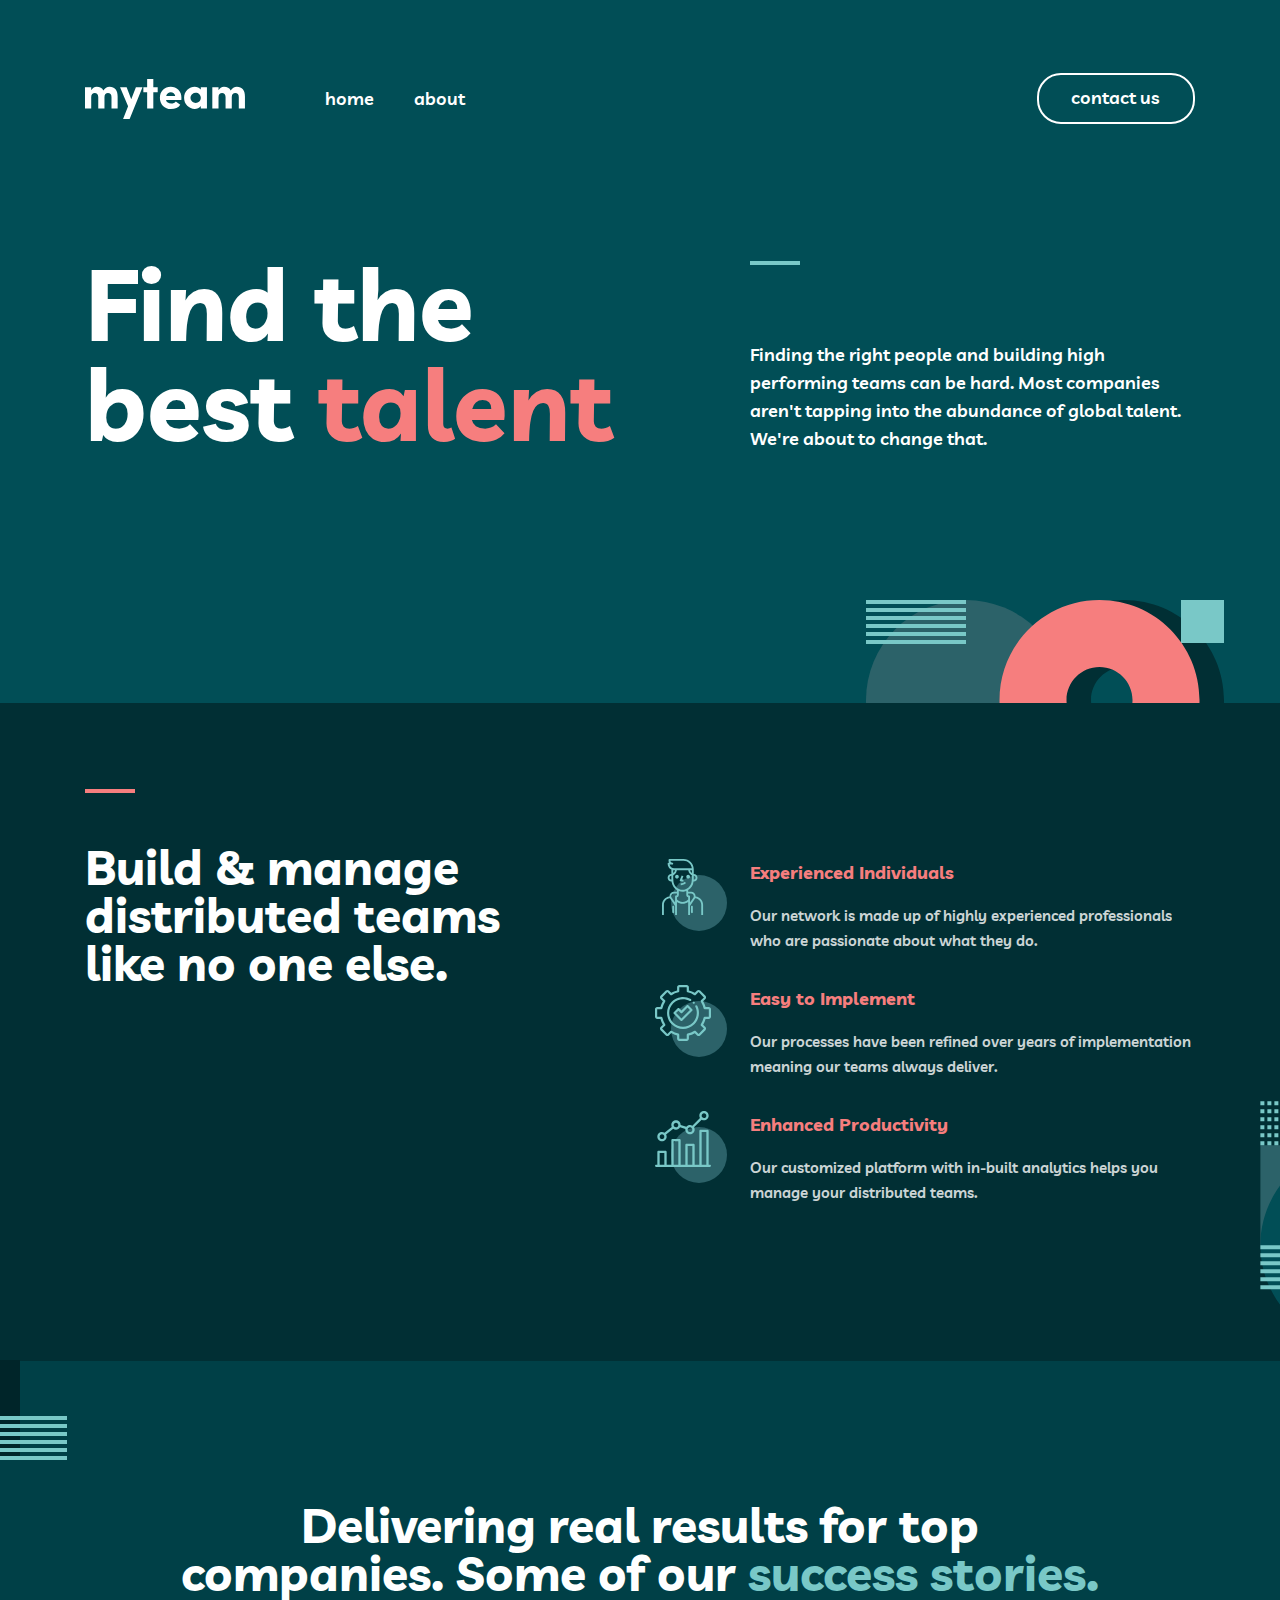
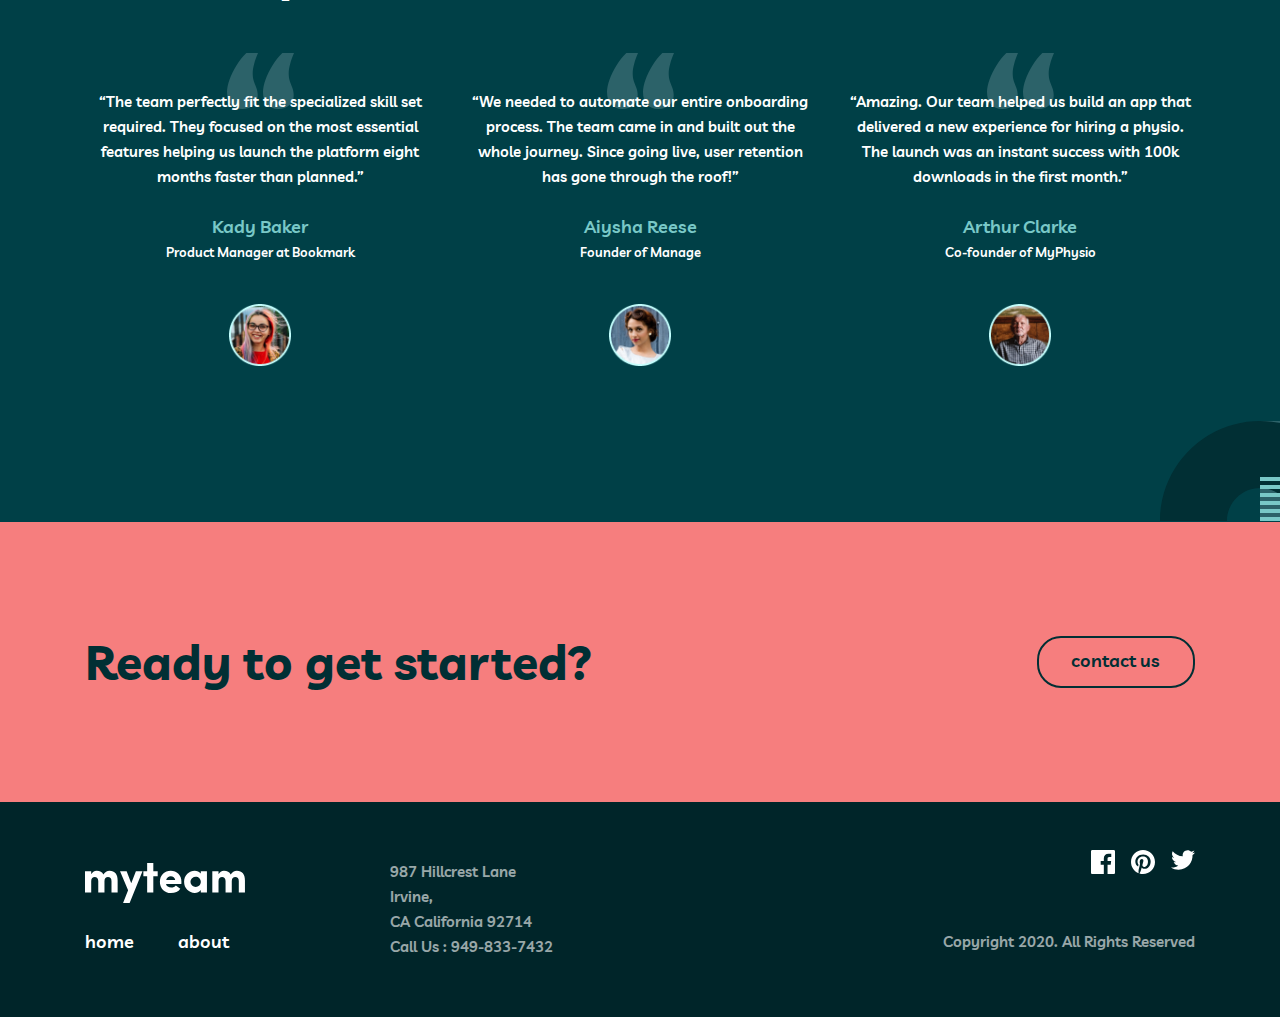
<file: index.html>
<!DOCTYPE html>
<html lang="en">

<head>
  <meta charset="UTF-8">
  <meta http-equiv="X-UA-Compatible" content="IE=edge">
  <meta name="viewport" content="width=device-width, initial-scale=1.0">
  <title>Template Project</title>
  <!-- <link rel="stylesheet" href="./css/normalize.css"> -->
  <link rel="stylesheet" href="./css/main.css">
  <!-- <link rel="stylesheet" href="./css/main.min.css"> -->
</head>

<body>



  <!-- SITE HEADER START -->

  <header class="site-header">

    <div class="container">

      <div class="site-header__box">
        <a href="./index.html" class="site-header__logo">
          <img width="160" height="40" src="./images/logo.svg" alt="myTeam logo">
        </a>

        <nav class="site-header__nav site-nav">
          <ul class="site-nav__list">
            <li class="site-nav__item">
              <a href="./index.html" class="site-nav__link">
                home
              </a>
            </li>

            <li class="site-nav__item">
              <a href="./about.html" class="site-nav__link">
                about
              </a>
            </li>
          </ul>
        </nav>

        <a href="./contact.html" class="site-header__contact">
          contact us
        </a>
      </div>


    </div>

  </header>

  <!-- SITE HEADER END -->


  <!-- SITE MAIN START -->
  <main class="site-main">

    <section class="hero">

      <div class="container">
        <div class="hero-wrapper">

          <div class="hero-wrapper__left">
            <h1 class="hero-title">
              Find the best <span class="hero-title__talent">talent</span>
            </h1>
          </div>


          <div class="hero-wrapper__right">
            <p class="hero-wrapper__text">
              Finding the right people and building high performing teams can be hard. Most companies aren't tapping
              into the abundance of global talent. We're about to change that.
            </p>
          </div>


        </div>
      </div>


    </section>

    <!-- Farhod second section -->

    <section class="build">
      <div class="container">
        <div class="build__inner">
          <div class="build__title-box">


            <h2 class="build__title">
              Build & manage distributed teams like no one else.
            </h2>
          </div>

          <ul class="build__list">
            <li class="build__item">
              <div class="build__item-box">
                <h3 class="build__item-title">
                  Experienced Individuals
                </h3>
                <p class="build__text">
                  Our network is made up of highly experienced professionals who are passionate about what they do.
                </p>
              </div>
            </li>

            <li class="build__item">
              <div class="build__item-box">
                <h3 class="build__item-title">
                  Easy to Implement
                </h3>
                <p class="build__text">
                  Our processes have been refined over years of implementation meaning our teams always deliver.
                </p>
              </div>
            </li>
            <li class="build__item">
              <div class="build__item-box">
                <h3 class="build__item-title">
                  Enhanced Productivity
                </h3>
                <p class="build__text">
                  Our customized platform with in-built analytics helps you manage your distributed teams.
                </p>
              </div>
            </li>
          </ul>


        </div>
      </div>
    </section>

    <section class="results">
      <div class="container">
        <h2 class="results__title">
          Delivering real results for top companies. Some of our
          <strong class="results__title-our ">success stories.</strong>
        </h2>

        <ul class="results__list">
          <li class="results__item">
            <p class="results__text">
              “The team perfectly fit the specialized skill set required. They focused on the most essential features
              helping us launch the platform eight months faster than planned.”
            </p>
            <p class="results__name">
              Kady Baker
            </p>
            <p class="results__job">
              Product Manager at Bookmark
            </p>
          </li>

          <li class="results__item">
            <p class="results__text">
              “We needed to automate our entire onboarding process. The team came in and built out the whole journey.
              Since going live, user retention has gone through the roof!”
            </p>
            <p class="results__name">
              Aiysha Reese
            </p>
            <p class="results__job">
              Founder of Manage
            </p>
          </li>

          <li class="results__item">
            <p class="results__text">
              “Amazing. Our team helped us build an app that delivered a new experience for hiring a physio. The launch
              was an instant success with 100k downloads in the first month.”
            </p>
            <p class="results__name">
              Arthur Clarke
            </p>
            <p class="results__job">
              Co-founder of MyPhysio
            </p>
          </li>
        </ul>
      </div>
    </section>
    <section class="ready">
      <div class="container">
        <div class="ready-box">
          <h2 class="ready__heading">
            Ready to get started?
          </h2>
          <a href="./contact.html" class="ready__contact">contact us</a>
        </div>
      </div>
    </section>

  </main>

  <!-- SITE MAIN END -->

  <!-- SITE FOOTER START -->
  <footer class="site-footer">

    <div class="container">
      <div class="site-footer-box">

        <div class="site-footer__left footer-left">
          <a href="#">
            <img src="./images/logo.svg" alt="myteam logo">
          </a>

          <div class="footer-left__bottom">
            <a class="footer-left__link" href="#">home</a>
            <a href="./about.html" class="footer-left__link">about</a>
          </div>
        </div>

        <div class="site-footer__center">
          <p class="site-footer__text">987 Hillcrest Lane Irvine, <br> CA California 92714 <a href="tel:9498337432">Call
              Us : 949-833-7432</a> </p>
        </div>

        <div class="site-footer__right site-right">
          <div class="site-right-box">
            <a href="#" class="site-right__link" target="blank">
              <svg width="24" height="24" viewBox="0 0 24 24" fill="none" xmlns="http://www.w3.org/2000/svg">
                <path
                  d="M22.675 0H1.325C0.593 0 0 0.593 0 1.325V22.676C0 23.407 0.593 24 1.325 24H12.82V14.706H9.692V11.084H12.82V8.413C12.82 5.313 14.713 3.625 17.479 3.625C18.804 3.625 19.942 3.724 20.274 3.768V7.008L18.356 7.009C16.852 7.009 16.561 7.724 16.561 8.772V11.085H20.148L19.681 14.707H16.561V24H22.677C23.407 24 24 23.407 24 22.675V1.325C24 0.593 23.407 0 22.675 0Z"
                  fill="currentColor" />
              </svg>

            </a>
            <a href="#" class="site-right__link" target="blank">
              <svg width="24" height="24" viewBox="0 0 24 24" fill="none" xmlns="http://www.w3.org/2000/svg">
                <path
                  d="M12 0C5.373 0 0 5.372 0 12C0 17.084 3.163 21.426 7.627 23.174C7.522 22.225 7.427 20.769 7.669 19.733C7.887 18.796 9.076 13.768 9.076 13.768C9.076 13.768 8.717 13.049 8.717 11.986C8.717 10.318 9.684 9.072 10.888 9.072C11.911 9.072 12.406 9.841 12.406 10.762C12.406 11.791 11.751 13.33 11.412 14.757C11.129 15.951 12.011 16.926 13.189 16.926C15.322 16.926 16.961 14.677 16.961 11.431C16.961 8.558 14.897 6.549 11.949 6.549C8.535 6.549 6.531 9.11 6.531 11.756C6.531 12.787 6.928 13.894 7.424 14.494C7.522 14.613 7.536 14.718 7.507 14.839L7.174 16.199C7.121 16.419 7 16.466 6.772 16.36C5.273 15.662 4.336 13.471 4.336 11.711C4.336 7.926 7.086 4.449 12.265 4.449C16.428 4.449 19.663 7.416 19.663 11.38C19.663 15.516 17.056 18.844 13.436 18.844C12.22 18.844 11.077 18.213 10.686 17.466L9.938 20.319C9.667 21.362 8.936 22.669 8.446 23.465C9.57 23.812 10.763 24 12 24C18.627 24 24 18.627 24 12C24 5.372 18.627 0 12 0Z"
                  fill="currentColor" />
              </svg>

            </a>
            <a href="#" class="site-right__link" target="blank">
              <svg width="24" height="20" viewBox="0 0 24 20" fill="none" xmlns="http://www.w3.org/2000/svg">
                <path
                  d="M24 2.55699C23.117 2.94899 22.168 3.21299 21.172 3.33199C22.189 2.72299 22.97 1.75799 23.337 0.607986C22.386 1.17199 21.332 1.58199 20.21 1.80299C19.313 0.845986 18.032 0.247986 16.616 0.247986C13.437 0.247986 11.101 3.21399 11.819 6.29299C7.728 6.08799 4.1 4.12799 1.671 1.14899C0.381 3.36199 1.002 6.25699 3.194 7.72299C2.388 7.69699 1.628 7.47599 0.965 7.10699C0.911 9.38799 2.546 11.522 4.914 11.997C4.221 12.185 3.462 12.229 2.69 12.081C3.316 14.037 5.134 15.46 7.29 15.5C5.22 17.123 2.612 17.848 0 17.54C2.179 18.937 4.768 19.752 7.548 19.752C16.69 19.752 21.855 12.031 21.543 5.10599C22.505 4.41099 23.34 3.54399 24 2.55699Z"
                  fill="currentColor" />
              </svg>
            </a>
          </div>


          <p class="site-right__text">
            Copyright 2020. All Rights Reserved
          </p>
        </div>

      </div>
    </div>


  </footer>
  <!-- SITE FOOTER END -->

</body>

</html>
</file>
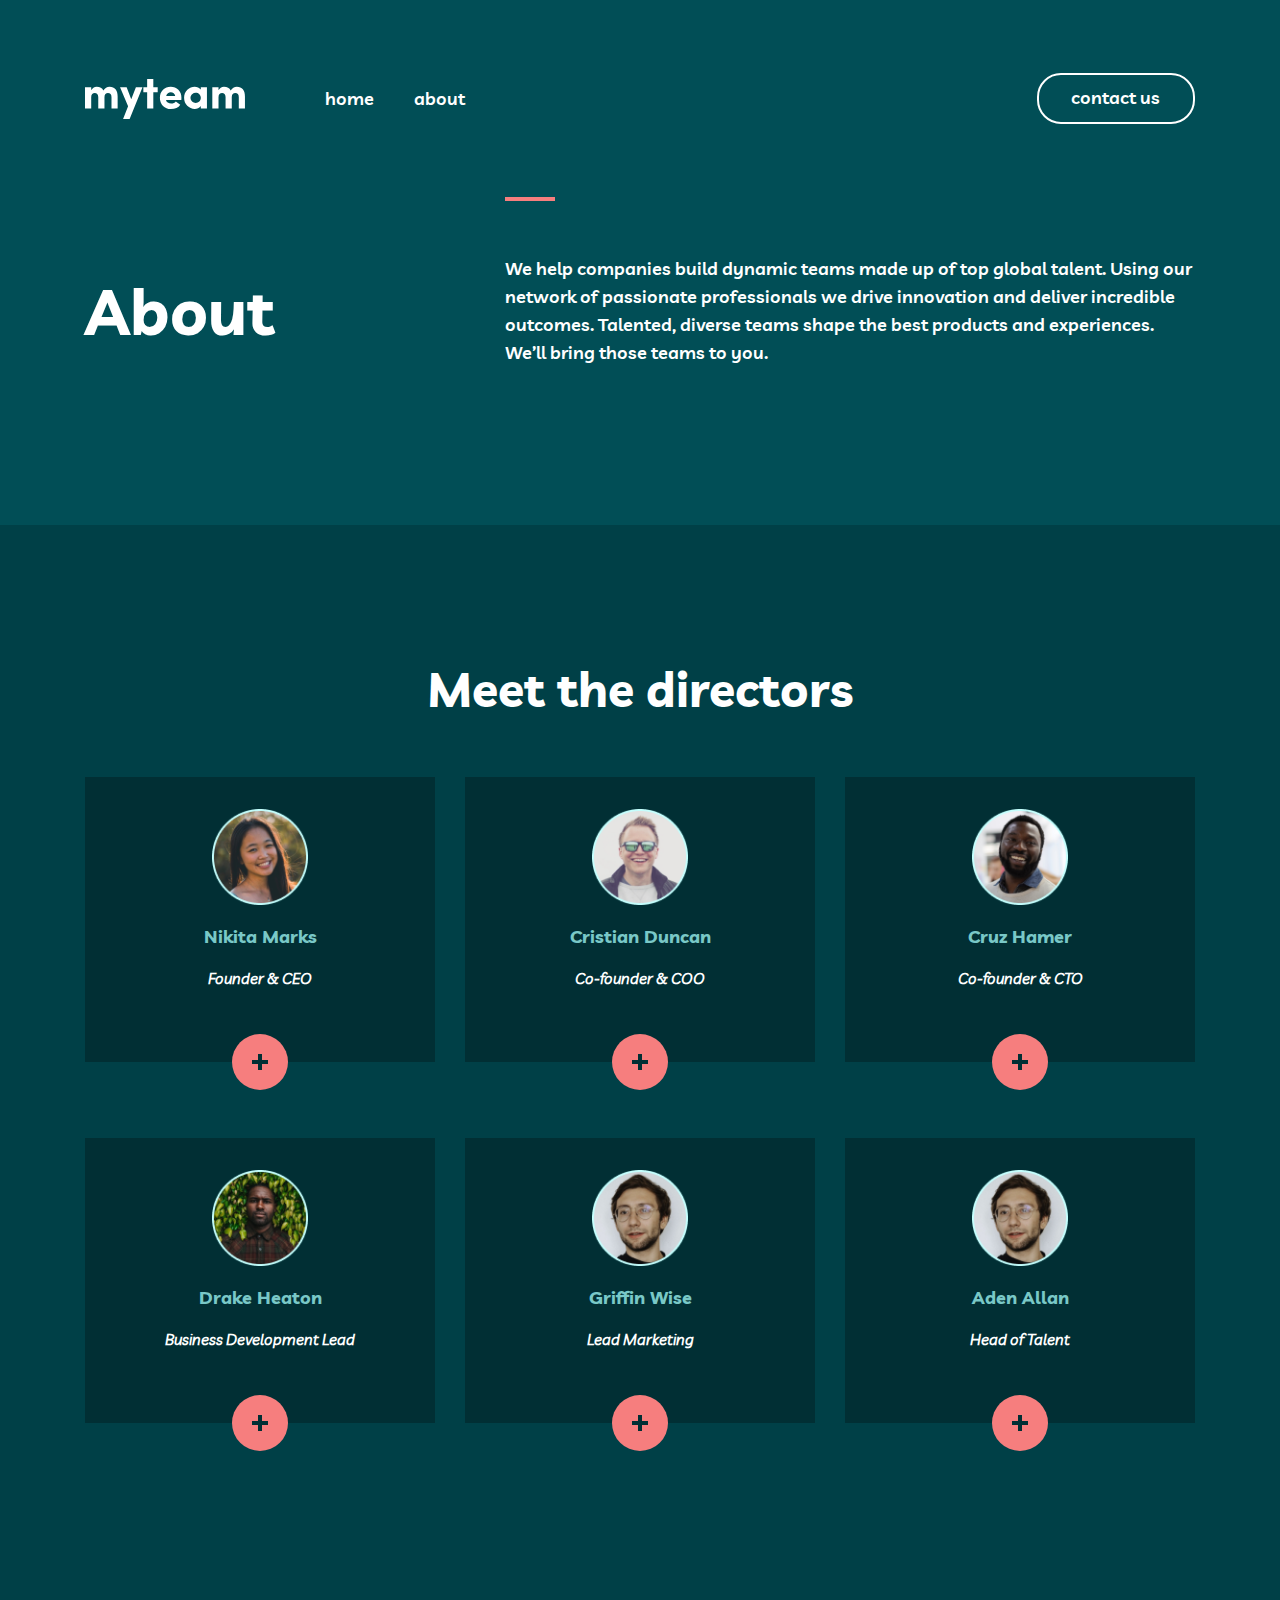
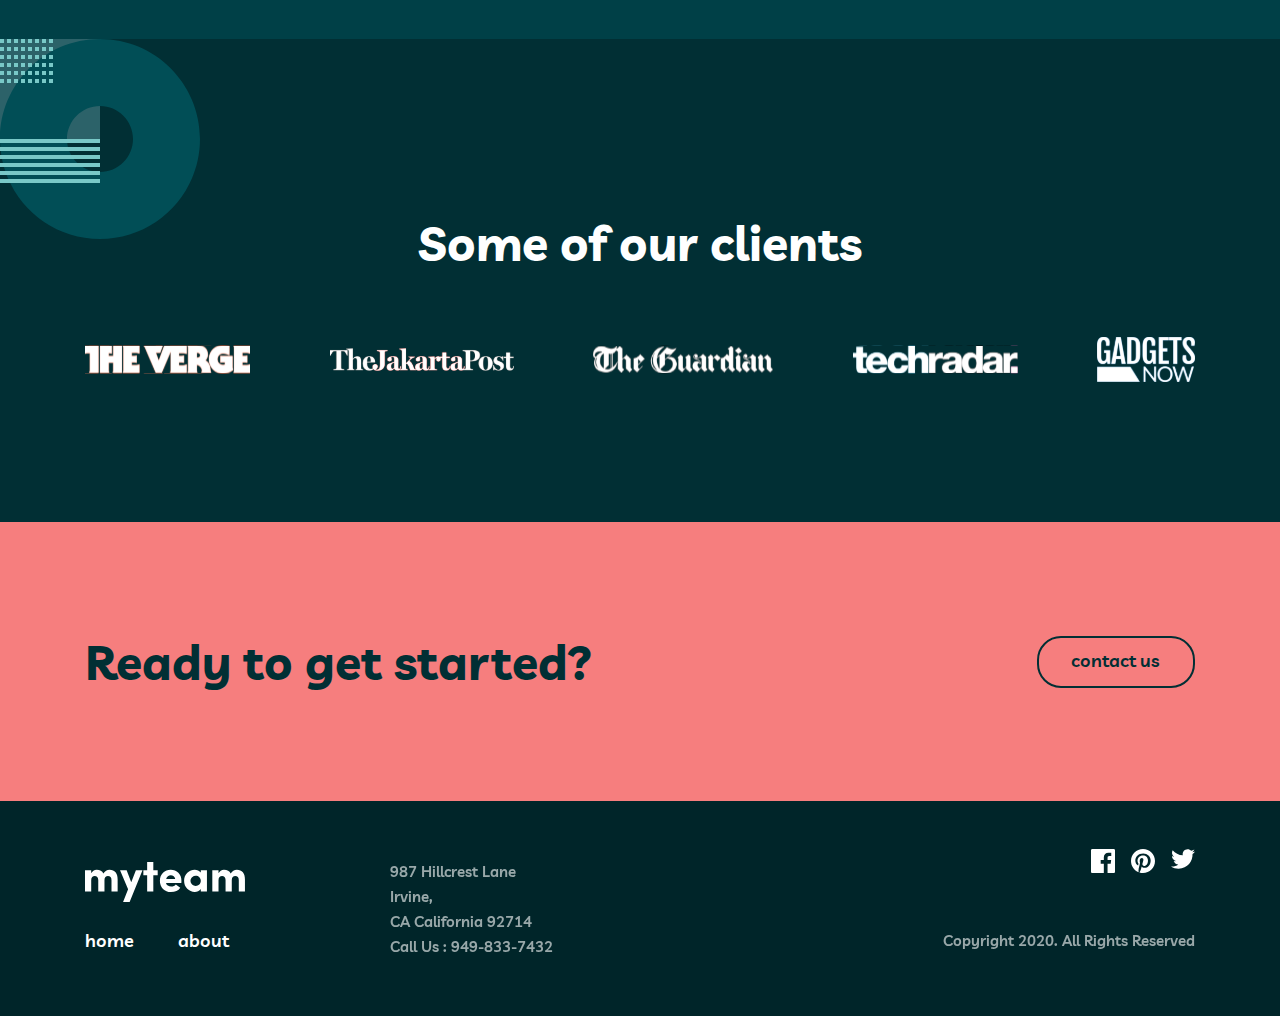
<file: about.html>
<!DOCTYPE html>
<html lang="en">

<head>
  <meta charset="UTF-8">
  <meta http-equiv="X-UA-Compatible" content="IE=edge">
  <meta name="viewport" content="width=device-width, initial-scale=1.0">
  <title>Template Project</title>
  <!-- <link rel="stylesheet" href="./css/normalize.css"> -->
  <link rel="stylesheet" href="./css/main.css">
  <!-- <link rel="stylesheet" href="./css/main.min.css"> -->
</head>

<body>
  
  
  
  <!-- SITE HEADER START -->
  
  <header class="site-header">
    
    <div class="container">
      
      <div class="site-header__box">
        <a href="./index.html" class="site-header__logo">
          <img width="160" height="40" src="./images/logo.svg" alt="myTeam logo">
        </a>
        
        <nav class="site-header__nav site-nav">
          <ul class="site-nav__list">
            <li class="site-nav__item">
              <a href="./index.html" class="site-nav__link">
                home
              </a>
            </li>
            
            <li class="site-nav__item">
              <a href="./about.html" class="site-nav__link">
                about
              </a>
            </li>
          </ul>
        </nav>
        
        <a href="./contact.html" class="site-header__contact">
          contact us
        </a>
      </div>
      
      
    </div>
    
  </header>
  
  <!-- SITE HEADER END -->
  
  
  <!-- SITE MAIN START -->
  <main class="site-main">
    
    <section class="about">
      <div class="container">
        <div class="about-wrapper">
          
          <div class="about-wrapper__left">
            <h1 class="about-title">
              About
            </h1>
          </div>
          
          <div class="about-wrapper__right">
            <p class="about-wrapper__text">
              We help companies build dynamic teams made up of top global talent. Using our network of passionate
              professionals we drive innovation and deliver incredible outcomes. Talented, diverse teams shape the best
              products and experiences. We’ll bring those teams to you.
            </p>
          </div>
        </div>
      </div>
    </section>
    
    
    <section class="meet">
      
      <div class="container">
        <h2 class="meet__heading">
          Meet the directors
        </h2>
        
        <ul class="meet__list">
          <li class="meet__item">
            <div class="meet__box">
              <div class="meet__front">
                <img src="./images/nikita.png" alt="Team member" width="96" height="96">
                <h3 class="meet__title">
                  Nikita Marks
                </h3>
                <p class="meet__text">
                  Founder & CEO
                </p>
              </div>

              <div class="meet__back">
                <h3 class="meet__title">
                  Aden Allan
                </h3>
                <p class="meet__desc">
                  “Empowered teams create truly amazing products. Set the north star and let them follow it.”
                </p>
                <div class="meet__icons">
                  <a href="#" class="meet__link">
                    <svg width="24" height="20" viewBox="0 0 24 20" fill="none" xmlns="http://www.w3.org/2000/svg">
                      <path d="M24 2.55699C23.117 2.94899 22.168 3.21299 21.172 3.33199C22.189 2.72299 22.97 1.75799 23.337 0.607986C22.386 1.17199 21.332 1.58199 20.21 1.80299C19.313 0.845986 18.032 0.247986 16.616 0.247986C13.437 0.247986 11.101 3.21399 11.819 6.29299C7.728 6.08799 4.1 4.12799 1.671 1.14899C0.381 3.36199 1.002 6.25699 3.194 7.72299C2.388 7.69699 1.628 7.47599 0.965 7.10699C0.911 9.38799 2.546 11.522 4.914 11.997C4.221 12.185 3.462 12.229 2.69 12.081C3.316 14.037 5.134 15.46 7.29 15.5C5.22 17.123 2.612 17.848 0 17.54C2.179 18.937 4.768 19.752 7.548 19.752C16.69 19.752 21.855 12.031 21.543 5.10599C22.505 4.41099 23.34 3.54399 24 2.55699Z" fill="currentColor"/>
                    </svg>                      
                  </a>
                  <a href="#" class="meet__link">
                    <svg width="20" height="20" viewBox="0 0 20 20" fill="none" xmlns="http://www.w3.org/2000/svg">
                      <g id="004-linkedin-logo">
                        <path id="Shape" fill-rule="evenodd" clip-rule="evenodd" d="M2 0H18C19.1 0 20 0.9 20 2V18C20 19.1 19.1 20 18 20H2C0.9 20 0 19.1 0 18V2C0 0.9 0.9 0 2 0ZM6 17V8H3V17H6ZM4.5 6.3C3.5 6.3 2.7 5.5 2.7 4.5C2.7 3.5 3.5 2.7 4.5 2.7C5.5 2.7 6.3 3.5 6.3 4.5C6.3 5.5 5.5 6.3 4.5 6.3ZM14 17H17V11.3C17 9.4 15.4 7.8 13.5 7.8C12.6 7.8 11.5 8.4 11 9.2V8H8V17H11V11.7C11 10.9 11.7 10.2 12.5 10.2C13.3 10.2 14 10.9 14 11.7V17Z" fill="currentColor"/>
                      </g>
                    </svg>
                  </a>
                </div>
              </div>

              <button class="meet__btn">
              </button>
            </div>
          </li>

          <li class="meet__item">
            <div class="meet__box">
              <div class="meet__front">
                <img src="./images/cristian.png" alt="Team member" width="96" height="96">
                <h3 class="meet__title">
                  Cristian Duncan
                </h3>
                <p class="meet__text">
                  Co-founder & COO
                </p>
              </div>

              <div class="meet__back">
                <h3 class="meet__title">
                  Cristian Duncan
                </h3>
                <p class="meet__desc">
                  “Empowered teams create truly amazing products. Set the north star and let them follow it.”
                </p>
                <div class="meet__icons">
                  <a href="#" class="meet__link">
                    <svg width="24" height="20" viewBox="0 0 24 20" fill="none" xmlns="http://www.w3.org/2000/svg">
                      <path d="M24 2.55699C23.117 2.94899 22.168 3.21299 21.172 3.33199C22.189 2.72299 22.97 1.75799 23.337 0.607986C22.386 1.17199 21.332 1.58199 20.21 1.80299C19.313 0.845986 18.032 0.247986 16.616 0.247986C13.437 0.247986 11.101 3.21399 11.819 6.29299C7.728 6.08799 4.1 4.12799 1.671 1.14899C0.381 3.36199 1.002 6.25699 3.194 7.72299C2.388 7.69699 1.628 7.47599 0.965 7.10699C0.911 9.38799 2.546 11.522 4.914 11.997C4.221 12.185 3.462 12.229 2.69 12.081C3.316 14.037 5.134 15.46 7.29 15.5C5.22 17.123 2.612 17.848 0 17.54C2.179 18.937 4.768 19.752 7.548 19.752C16.69 19.752 21.855 12.031 21.543 5.10599C22.505 4.41099 23.34 3.54399 24 2.55699Z" fill="currentColor"/>
                    </svg>                      
                  </a>
                  <a href="#" class="meet__link">
                    <svg width="20" height="20" viewBox="0 0 20 20" fill="none" xmlns="http://www.w3.org/2000/svg">
                      <g id="004-linkedin-logo">
                        <path id="Shape" fill-rule="evenodd" clip-rule="evenodd" d="M2 0H18C19.1 0 20 0.9 20 2V18C20 19.1 19.1 20 18 20H2C0.9 20 0 19.1 0 18V2C0 0.9 0.9 0 2 0ZM6 17V8H3V17H6ZM4.5 6.3C3.5 6.3 2.7 5.5 2.7 4.5C2.7 3.5 3.5 2.7 4.5 2.7C5.5 2.7 6.3 3.5 6.3 4.5C6.3 5.5 5.5 6.3 4.5 6.3ZM14 17H17V11.3C17 9.4 15.4 7.8 13.5 7.8C12.6 7.8 11.5 8.4 11 9.2V8H8V17H11V11.7C11 10.9 11.7 10.2 12.5 10.2C13.3 10.2 14 10.9 14 11.7V17Z" fill="currentColor"/>
                      </g>
                    </svg>
                  </a>
                </div>
              </div>

              <button class="meet__btn">
              </button>
            </div>
          </li>

          <li class="meet__item">
            <div class="meet__box">
              <div class="meet__front">
                <img src="./images/cruz.png" alt="Team member" width="96" height="96">
                <h3 class="meet__title">
                  Cruz Hamer
                </h3>
                <p class="meet__text">
                  Co-founder & CTO
                </p>
              </div>

              <div class="meet__back">
                <h3 class="meet__title">
                  Cruz Hamer
                </h3>
                <p class="meet__desc">
                  “Empowered teams create truly amazing products. Set the north star and let them follow it.”
                </p>
                <div class="meet__icons">
                  <a href="#" class="meet__link">
                    <svg width="24" height="20" viewBox="0 0 24 20" fill="none" xmlns="http://www.w3.org/2000/svg">
                      <path d="M24 2.55699C23.117 2.94899 22.168 3.21299 21.172 3.33199C22.189 2.72299 22.97 1.75799 23.337 0.607986C22.386 1.17199 21.332 1.58199 20.21 1.80299C19.313 0.845986 18.032 0.247986 16.616 0.247986C13.437 0.247986 11.101 3.21399 11.819 6.29299C7.728 6.08799 4.1 4.12799 1.671 1.14899C0.381 3.36199 1.002 6.25699 3.194 7.72299C2.388 7.69699 1.628 7.47599 0.965 7.10699C0.911 9.38799 2.546 11.522 4.914 11.997C4.221 12.185 3.462 12.229 2.69 12.081C3.316 14.037 5.134 15.46 7.29 15.5C5.22 17.123 2.612 17.848 0 17.54C2.179 18.937 4.768 19.752 7.548 19.752C16.69 19.752 21.855 12.031 21.543 5.10599C22.505 4.41099 23.34 3.54399 24 2.55699Z" fill="currentColor"/>
                    </svg>                      
                  </a>
                  <a href="#" class="meet__link">
                    <svg width="20" height="20" viewBox="0 0 20 20" fill="none" xmlns="http://www.w3.org/2000/svg">
                      <g id="004-linkedin-logo">
                        <path id="Shape" fill-rule="evenodd" clip-rule="evenodd" d="M2 0H18C19.1 0 20 0.9 20 2V18C20 19.1 19.1 20 18 20H2C0.9 20 0 19.1 0 18V2C0 0.9 0.9 0 2 0ZM6 17V8H3V17H6ZM4.5 6.3C3.5 6.3 2.7 5.5 2.7 4.5C2.7 3.5 3.5 2.7 4.5 2.7C5.5 2.7 6.3 3.5 6.3 4.5C6.3 5.5 5.5 6.3 4.5 6.3ZM14 17H17V11.3C17 9.4 15.4 7.8 13.5 7.8C12.6 7.8 11.5 8.4 11 9.2V8H8V17H11V11.7C11 10.9 11.7 10.2 12.5 10.2C13.3 10.2 14 10.9 14 11.7V17Z" fill="currentColor"/>
                      </g>
                    </svg>
                  </a>
                </div>
              </div>

              <button class="meet__btn">
              </button>
            </div>
          </li>

          <li class="meet__item">
            <div class="meet__box">
              <div class="meet__front">
                <img src="./images/drake.png" alt="Team member" width="96" height="96">
                <h3 class="meet__title">
                  Drake Heaton
                </h3>
                <p class="meet__text">
                  Business Development Lead
                </p>
              </div>

              <div class="meet__back">
                <h3 class="meet__title">
                  Drake Heaton
                </h3>
                <p class="meet__desc">
                  “Empowered teams create truly amazing products. Set the north star and let them follow it.”
                </p>
                <div class="meet__icons">
                  <a href="#" class="meet__link">
                    <svg width="24" height="20" viewBox="0 0 24 20" fill="none" xmlns="http://www.w3.org/2000/svg">
                      <path d="M24 2.55699C23.117 2.94899 22.168 3.21299 21.172 3.33199C22.189 2.72299 22.97 1.75799 23.337 0.607986C22.386 1.17199 21.332 1.58199 20.21 1.80299C19.313 0.845986 18.032 0.247986 16.616 0.247986C13.437 0.247986 11.101 3.21399 11.819 6.29299C7.728 6.08799 4.1 4.12799 1.671 1.14899C0.381 3.36199 1.002 6.25699 3.194 7.72299C2.388 7.69699 1.628 7.47599 0.965 7.10699C0.911 9.38799 2.546 11.522 4.914 11.997C4.221 12.185 3.462 12.229 2.69 12.081C3.316 14.037 5.134 15.46 7.29 15.5C5.22 17.123 2.612 17.848 0 17.54C2.179 18.937 4.768 19.752 7.548 19.752C16.69 19.752 21.855 12.031 21.543 5.10599C22.505 4.41099 23.34 3.54399 24 2.55699Z" fill="currentColor"/>
                    </svg>                      
                  </a>
                  <a href="#" class="meet__link">
                    <svg width="20" height="20" viewBox="0 0 20 20" fill="none" xmlns="http://www.w3.org/2000/svg">
                      <g id="004-linkedin-logo">
                        <path id="Shape" fill-rule="evenodd" clip-rule="evenodd" d="M2 0H18C19.1 0 20 0.9 20 2V18C20 19.1 19.1 20 18 20H2C0.9 20 0 19.1 0 18V2C0 0.9 0.9 0 2 0ZM6 17V8H3V17H6ZM4.5 6.3C3.5 6.3 2.7 5.5 2.7 4.5C2.7 3.5 3.5 2.7 4.5 2.7C5.5 2.7 6.3 3.5 6.3 4.5C6.3 5.5 5.5 6.3 4.5 6.3ZM14 17H17V11.3C17 9.4 15.4 7.8 13.5 7.8C12.6 7.8 11.5 8.4 11 9.2V8H8V17H11V11.7C11 10.9 11.7 10.2 12.5 10.2C13.3 10.2 14 10.9 14 11.7V17Z" fill="currentColor"/>
                      </g>
                    </svg>
                  </a>
                </div>
              </div>

              <button class="meet__btn">
              </button>
            </div>
          </li>

          <li class="meet__item">
            <div class="meet__box">
              <div class="meet__front">
                <img src="./images/griffin.png" alt="Team member" width="96" height="96">
                <h3 class="meet__title">
                  Griffin Wise
                </h3>
                <p class="meet__text">
                  Lead Marketing
                </p>
              </div>

              <div class="meet__back">
                <h3 class="meet__title">
                  Griffin Wise
                </h3>
                <p class="meet__desc">
                  “Unique perspectives shape unique products, which is what you need to survive these days.”
                </p>
                <div class="meet__icons">
                  <a href="#" class="meet__link">
                    <svg width="24" height="20" viewBox="0 0 24 20" fill="none" xmlns="http://www.w3.org/2000/svg">
                      <path d="M24 2.55699C23.117 2.94899 22.168 3.21299 21.172 3.33199C22.189 2.72299 22.97 1.75799 23.337 0.607986C22.386 1.17199 21.332 1.58199 20.21 1.80299C19.313 0.845986 18.032 0.247986 16.616 0.247986C13.437 0.247986 11.101 3.21399 11.819 6.29299C7.728 6.08799 4.1 4.12799 1.671 1.14899C0.381 3.36199 1.002 6.25699 3.194 7.72299C2.388 7.69699 1.628 7.47599 0.965 7.10699C0.911 9.38799 2.546 11.522 4.914 11.997C4.221 12.185 3.462 12.229 2.69 12.081C3.316 14.037 5.134 15.46 7.29 15.5C5.22 17.123 2.612 17.848 0 17.54C2.179 18.937 4.768 19.752 7.548 19.752C16.69 19.752 21.855 12.031 21.543 5.10599C22.505 4.41099 23.34 3.54399 24 2.55699Z" fill="currentColor"/>
                    </svg>                      
                  </a>
                  <a href="#" class="meet__link">
                    <svg width="20" height="20" viewBox="0 0 20 20" fill="none" xmlns="http://www.w3.org/2000/svg">
                      <g id="004-linkedin-logo">
                        <path id="Shape" fill-rule="evenodd" clip-rule="evenodd" d="M2 0H18C19.1 0 20 0.9 20 2V18C20 19.1 19.1 20 18 20H2C0.9 20 0 19.1 0 18V2C0 0.9 0.9 0 2 0ZM6 17V8H3V17H6ZM4.5 6.3C3.5 6.3 2.7 5.5 2.7 4.5C2.7 3.5 3.5 2.7 4.5 2.7C5.5 2.7 6.3 3.5 6.3 4.5C6.3 5.5 5.5 6.3 4.5 6.3ZM14 17H17V11.3C17 9.4 15.4 7.8 13.5 7.8C12.6 7.8 11.5 8.4 11 9.2V8H8V17H11V11.7C11 10.9 11.7 10.2 12.5 10.2C13.3 10.2 14 10.9 14 11.7V17Z" fill="currentColor"/>
                      </g>
                    </svg>
                  </a>
                </div>
              </div>

              <button class="meet__btn">
              </button>
            </div>
          </li>

          <li class="meet__item">
            <div class="meet__box">
              <div class="meet__front">
                <img src="./images/griffin.png" alt="Team member" width="96" height="96">
                <h3 class="meet__title">
                  Aden Allan
                </h3>
                <p class="meet__text">
                  Head of Talent
                </p>
              </div>

              <div class="meet__back">
                <h3 class="meet__title">
                  Aden Allan
                </h3>
                <p class="meet__desc">
                  “Empowered teams create truly amazing products. Set the north star and let them follow it.”
                </p>
                <div class="meet__icons">
                  <a href="#" class="meet__link">
                    <svg width="24" height="20" viewBox="0 0 24 20" fill="none" xmlns="http://www.w3.org/2000/svg">
                      <path d="M24 2.55699C23.117 2.94899 22.168 3.21299 21.172 3.33199C22.189 2.72299 22.97 1.75799 23.337 0.607986C22.386 1.17199 21.332 1.58199 20.21 1.80299C19.313 0.845986 18.032 0.247986 16.616 0.247986C13.437 0.247986 11.101 3.21399 11.819 6.29299C7.728 6.08799 4.1 4.12799 1.671 1.14899C0.381 3.36199 1.002 6.25699 3.194 7.72299C2.388 7.69699 1.628 7.47599 0.965 7.10699C0.911 9.38799 2.546 11.522 4.914 11.997C4.221 12.185 3.462 12.229 2.69 12.081C3.316 14.037 5.134 15.46 7.29 15.5C5.22 17.123 2.612 17.848 0 17.54C2.179 18.937 4.768 19.752 7.548 19.752C16.69 19.752 21.855 12.031 21.543 5.10599C22.505 4.41099 23.34 3.54399 24 2.55699Z" fill="currentColor"/>
                    </svg>                      
                  </a>
                  <a href="#" class="meet__link">
                    <svg width="20" height="20" viewBox="0 0 20 20" fill="none" xmlns="http://www.w3.org/2000/svg">
                      <g id="004-linkedin-logo">
                        <path id="Shape" fill-rule="evenodd" clip-rule="evenodd" d="M2 0H18C19.1 0 20 0.9 20 2V18C20 19.1 19.1 20 18 20H2C0.9 20 0 19.1 0 18V2C0 0.9 0.9 0 2 0ZM6 17V8H3V17H6ZM4.5 6.3C3.5 6.3 2.7 5.5 2.7 4.5C2.7 3.5 3.5 2.7 4.5 2.7C5.5 2.7 6.3 3.5 6.3 4.5C6.3 5.5 5.5 6.3 4.5 6.3ZM14 17H17V11.3C17 9.4 15.4 7.8 13.5 7.8C12.6 7.8 11.5 8.4 11 9.2V8H8V17H11V11.7C11 10.9 11.7 10.2 12.5 10.2C13.3 10.2 14 10.9 14 11.7V17Z" fill="currentColor"/>
                      </g>
                    </svg>
                  </a>
                </div>
              </div>

              <button class="meet__btn">
              </button>
            </div>
          </li>
        </ul>
        
      </div>
      
      
      
    </section>
    
    
    <section class="client">
      
      <div class="container">
        
        <h2 class="client__heading">
          Some of our clients
        </h2>
        
        <div class="client-box">
          <img src="./images/verge.svg" alt="VERGE">
          <img src="./images/jakarta.svg" alt="jakarta">
          <img src="./images/guardian.svg" alt="guardian">
          <img src="./images/techradar.svg" alt="techradar">
          <img src="./images/gadgets-now.svg" alt="gadgets-now">
        </div>
      </div>
      
      
      
    </section>
    
    <section class="ready">
      <div class="container">
        <div class="ready-box">
          <h2 class="ready__heading">
            Ready to get started?
          </h2>
          <a href="./contact.html" class="ready__contact">contact us</a>
        </div>
      </div>
    </section>
    
  </main>
  
  <!-- SITE MAIN END -->
  
  <!-- SITE FOOTER START -->
  <footer class="site-footer">
    
    <div class="container">
      <div class="site-footer-box">
        
        <div class="site-footer__left footer-left">
          <a href="#">
            <img src="./images/logo.svg" alt="myteam logo">
          </a>
          
          <div class="footer-left__bottom">
            <a class="footer-left__link" href="./index.html">home</a>
            <a href="#" class="footer-left__link">about</a>
          </div>
        </div>
        
        <div class="site-footer__center">
          <p class="site-footer__text">987 Hillcrest Lane Irvine, <br> CA California 92714 <a href="tel:9498337432">Call
            Us : 949-833-7432</a> </p>
          </div>
          
          <div class="site-footer__right site-right">
            <div class="site-right-box">
              <a href="#" class="site-right__link" target="blank">
                <svg width="24" height="24" viewBox="0 0 24 24" fill="none" xmlns="http://www.w3.org/2000/svg">
                  <path
                  d="M22.675 0H1.325C0.593 0 0 0.593 0 1.325V22.676C0 23.407 0.593 24 1.325 24H12.82V14.706H9.692V11.084H12.82V8.413C12.82 5.313 14.713 3.625 17.479 3.625C18.804 3.625 19.942 3.724 20.274 3.768V7.008L18.356 7.009C16.852 7.009 16.561 7.724 16.561 8.772V11.085H20.148L19.681 14.707H16.561V24H22.677C23.407 24 24 23.407 24 22.675V1.325C24 0.593 23.407 0 22.675 0Z"
                  fill="currentColor" />
                </svg>
                
              </a>
              <a href="#" class="site-right__link" target="blank">
                <svg width="24" height="24" viewBox="0 0 24 24" fill="none" xmlns="http://www.w3.org/2000/svg">
                  <path
                  d="M12 0C5.373 0 0 5.372 0 12C0 17.084 3.163 21.426 7.627 23.174C7.522 22.225 7.427 20.769 7.669 19.733C7.887 18.796 9.076 13.768 9.076 13.768C9.076 13.768 8.717 13.049 8.717 11.986C8.717 10.318 9.684 9.072 10.888 9.072C11.911 9.072 12.406 9.841 12.406 10.762C12.406 11.791 11.751 13.33 11.412 14.757C11.129 15.951 12.011 16.926 13.189 16.926C15.322 16.926 16.961 14.677 16.961 11.431C16.961 8.558 14.897 6.549 11.949 6.549C8.535 6.549 6.531 9.11 6.531 11.756C6.531 12.787 6.928 13.894 7.424 14.494C7.522 14.613 7.536 14.718 7.507 14.839L7.174 16.199C7.121 16.419 7 16.466 6.772 16.36C5.273 15.662 4.336 13.471 4.336 11.711C4.336 7.926 7.086 4.449 12.265 4.449C16.428 4.449 19.663 7.416 19.663 11.38C19.663 15.516 17.056 18.844 13.436 18.844C12.22 18.844 11.077 18.213 10.686 17.466L9.938 20.319C9.667 21.362 8.936 22.669 8.446 23.465C9.57 23.812 10.763 24 12 24C18.627 24 24 18.627 24 12C24 5.372 18.627 0 12 0Z"
                  fill="currentColor" />
                </svg>
                
              </a>
              <a href="#" class="site-right__link" target="blank">
                <svg width="24" height="20" viewBox="0 0 24 20" fill="none" xmlns="http://www.w3.org/2000/svg">
                  <path
                  d="M24 2.55699C23.117 2.94899 22.168 3.21299 21.172 3.33199C22.189 2.72299 22.97 1.75799 23.337 0.607986C22.386 1.17199 21.332 1.58199 20.21 1.80299C19.313 0.845986 18.032 0.247986 16.616 0.247986C13.437 0.247986 11.101 3.21399 11.819 6.29299C7.728 6.08799 4.1 4.12799 1.671 1.14899C0.381 3.36199 1.002 6.25699 3.194 7.72299C2.388 7.69699 1.628 7.47599 0.965 7.10699C0.911 9.38799 2.546 11.522 4.914 11.997C4.221 12.185 3.462 12.229 2.69 12.081C3.316 14.037 5.134 15.46 7.29 15.5C5.22 17.123 2.612 17.848 0 17.54C2.179 18.937 4.768 19.752 7.548 19.752C16.69 19.752 21.855 12.031 21.543 5.10599C22.505 4.41099 23.34 3.54399 24 2.55699Z"
                  fill="currentColor" />
                </svg>
              </a>
            </div>
            
            
            <p class="site-right__text">
              Copyright 2020. All Rights Reserved
            </p>
          </div>
          
        </div>
      </div>
      
      
    </footer>
    <!-- SITE FOOTER END -->
    <script src="./js/main.js"></script>
  </body>
  
  </html>
</file>
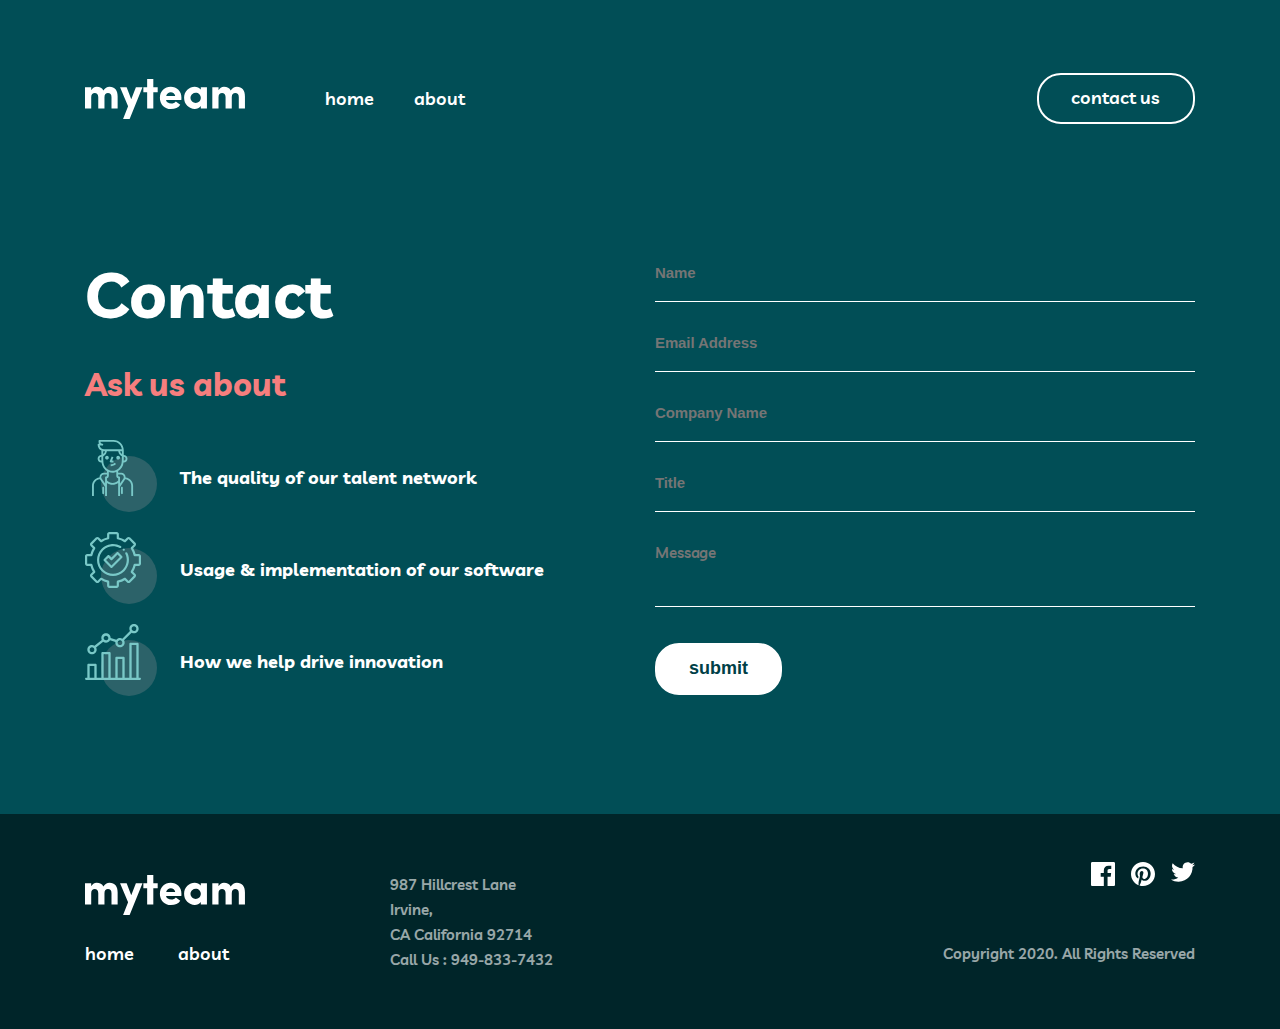
<file: contact.html>
<!DOCTYPE html>
<html lang="en">
<head>
    <meta charset="UTF-8">
    <meta http-equiv="X-UA-Compatible" content="IE=edge">
    <meta name="viewport" content="width=device-width, initial-scale=1.0">
    <title>Contact</title>
    <link rel="stylesheet" href="./css/main.css">
</head>
<body>


    <header class="site-header">

        <div class="container">
    
          <div class="site-header__box">
            <a href="./index.html" class="site-header__logo">
              <img width="160" height="40" src="./images/logo.svg" alt="myTeam logo">
            </a>
    
            <nav class="site-header__nav site-nav">
              <ul class="site-nav__list">
                <li class="site-nav__item">
                  <a href="./index.html" class="site-nav__link">
                    home
                  </a>
                </li>
    
                <li class="site-nav__item">
                  <a href="./about.html" class="site-nav__link">
                    about
                  </a>
                </li>
              </ul>
            </nav>
    
            <a href="./contact.html" class="site-header__contact">
              contact us
            </a>
          </div>
    
    
        </div>
    
      </header>

<main>
  <section class="contact">
    <div class="container">
      <div class="contact__box">
        <div class="contact__inner">
          <h2 class="contact__title">
            Contact
          </h2>
  
          <p class="contact__text">
            Ask us about
          </p>
  
          <ul class="contact__list">
            <li class="contact-item">
              <p class="contact-item__text">
                The quality of our talent network
              </p>
            </li>
  
            <li class="contact-item">
              <p class="contact-item__text">
                Usage & implementation of our software
              </p>
            </li>
  
            <li class="contact-item">
                <p class="contact-item__text">
                  How we help drive innovation
                </p>
            </li>
          </ul>
        </div>
  
          <form class="contact__rectangle rectangle" action="http://echo.htmlacademy.ru/courses/" method="post" autocomplete="off">
  
            <label>
              <input class="rectangle__input" type="text"
               name="user-full-name"
               aria-label="enter your Full Name" minlength="4"
               placeholder="Name" 
               required>
              <span class="error"> 
                This field is required
              </span>
            </label>
  
            <label>
              <input class="rectangle__input" type="email"
               name="user-email"
               aria-label="enter your email"
               placeholder="Email Address" 
               required>
              <span class="error"> 
                This field is required
              </span>
            </label>
  
            <label>
              <input class="rectangle__input" type="text"
               name="user-compani-name"
               aria-label="enter your compani name" minlength="3"
               placeholder="Company Name" 
               required>
              <span class="error"> 
                This field is required
              </span>
            </label>
  
            <label>
              <input class="rectangle__input" type="text"
               name="user-title"
               aria-label="enter your title" minlength="2"
               placeholder="Title" 
               required>
              <span class="error"> 
                This field is required
              </span>
            </label>
  
            <label>
              <textarea 
              class="rectangle__input"
              name="user-message"
              id="message"
              cols="30"
              rows="2"
              placeholder="Message"></textarea>
              <span class="error"> 
                This field is required
              </span>
            </label>
  
            <button class="rectangle__button" >
              submit
            </button>
          </form>
  
  
  
      </div>
    </div>
  
  </section>
</main>

      <footer class="site-footer">

        <div class="container">
          <div class="site-footer-box">
    
            <div class="site-footer__left footer-left">
              <a href="./index.html">
                <img src="./images/logo.svg" alt="myteam logo">
              </a>
    
              <div class="footer-left__bottom">
                <a class="footer-left__link" href="./index.html">home</a>
                <a href="./about.html" class="footer-left__link">about</a>
              </div>
            </div>
    
            <div class="site-footer__center">
              <p class="site-footer__text">987 Hillcrest Lane Irvine, <br> CA California 92714 <a href="tel:9498337432">Call
                  Us : 949-833-7432</a> </p>
            </div>
    
            <div class="site-footer__right site-right">
              <div class="site-right-box">
                <a href="#" class="site-right__link" target="blank">
                  <svg width="24" height="24" viewBox="0 0 24 24" fill="none" xmlns="http://www.w3.org/2000/svg">
                    <path
                      d="M22.675 0H1.325C0.593 0 0 0.593 0 1.325V22.676C0 23.407 0.593 24 1.325 24H12.82V14.706H9.692V11.084H12.82V8.413C12.82 5.313 14.713 3.625 17.479 3.625C18.804 3.625 19.942 3.724 20.274 3.768V7.008L18.356 7.009C16.852 7.009 16.561 7.724 16.561 8.772V11.085H20.148L19.681 14.707H16.561V24H22.677C23.407 24 24 23.407 24 22.675V1.325C24 0.593 23.407 0 22.675 0Z"
                      fill="currentColor" />
                  </svg>
    
                </a>
                <a href="#" class="site-right__link" target="blank">
                  <svg width="24" height="24" viewBox="0 0 24 24" fill="none" xmlns="http://www.w3.org/2000/svg">
                    <path
                      d="M12 0C5.373 0 0 5.372 0 12C0 17.084 3.163 21.426 7.627 23.174C7.522 22.225 7.427 20.769 7.669 19.733C7.887 18.796 9.076 13.768 9.076 13.768C9.076 13.768 8.717 13.049 8.717 11.986C8.717 10.318 9.684 9.072 10.888 9.072C11.911 9.072 12.406 9.841 12.406 10.762C12.406 11.791 11.751 13.33 11.412 14.757C11.129 15.951 12.011 16.926 13.189 16.926C15.322 16.926 16.961 14.677 16.961 11.431C16.961 8.558 14.897 6.549 11.949 6.549C8.535 6.549 6.531 9.11 6.531 11.756C6.531 12.787 6.928 13.894 7.424 14.494C7.522 14.613 7.536 14.718 7.507 14.839L7.174 16.199C7.121 16.419 7 16.466 6.772 16.36C5.273 15.662 4.336 13.471 4.336 11.711C4.336 7.926 7.086 4.449 12.265 4.449C16.428 4.449 19.663 7.416 19.663 11.38C19.663 15.516 17.056 18.844 13.436 18.844C12.22 18.844 11.077 18.213 10.686 17.466L9.938 20.319C9.667 21.362 8.936 22.669 8.446 23.465C9.57 23.812 10.763 24 12 24C18.627 24 24 18.627 24 12C24 5.372 18.627 0 12 0Z"
                      fill="currentColor" />
                  </svg>
    
                </a>
                <a href="#" class="site-right__link" target="blank">
                  <svg width="24" height="20" viewBox="0 0 24 20" fill="none" xmlns="http://www.w3.org/2000/svg">
                    <path
                      d="M24 2.55699C23.117 2.94899 22.168 3.21299 21.172 3.33199C22.189 2.72299 22.97 1.75799 23.337 0.607986C22.386 1.17199 21.332 1.58199 20.21 1.80299C19.313 0.845986 18.032 0.247986 16.616 0.247986C13.437 0.247986 11.101 3.21399 11.819 6.29299C7.728 6.08799 4.1 4.12799 1.671 1.14899C0.381 3.36199 1.002 6.25699 3.194 7.72299C2.388 7.69699 1.628 7.47599 0.965 7.10699C0.911 9.38799 2.546 11.522 4.914 11.997C4.221 12.185 3.462 12.229 2.69 12.081C3.316 14.037 5.134 15.46 7.29 15.5C5.22 17.123 2.612 17.848 0 17.54C2.179 18.937 4.768 19.752 7.548 19.752C16.69 19.752 21.855 12.031 21.543 5.10599C22.505 4.41099 23.34 3.54399 24 2.55699Z"
                      fill="currentColor" />
                  </svg>
                </a>
              </div>
    
    
              <p class="site-right__text">
                Copyright 2020. All Rights Reserved
              </p>
            </div>
    
          </div>
        </div>
    
    
      </footer>
    
</body>
</html>
</file>
<file: css/main.css>
:root {
  --midnight-green-color: #014E56;
  --light-coral-color: #f67e7e;
  
  --rapture-blue-color: #79C8C7;
  --police-group-color: #2C6269;
  --deep-jungle-blue-color: #004047;
  --sacramento-state-green: #012F34;
  --dark-green: #002529;
  --white: #ffff;
  
  --rapture-blue-color: #79C8C7;
  --police-group-color: #2C6269;
  --deep-jungle-blue-color: #004047;
  --sacramento-state-green: #012F34;
  --dark-green: #002529;
  --white: #ffff;
}


@font-face {
  font-family: 'Livvic';
  font-style: italic;
  font-weight: 400;
  src: local(''),
  url('../fonts/livvic-v13-latin-italic.woff2') format('woff2'),
  /* Chrome 26+, Opera 23+, Firefox 39+ */
  url('../fonts/livvic-v13-latin-italic.woff') format('woff');
}

/* livvic-600 - latin */
@font-face {
  font-family: 'Livvic';
  font-style: normal;
  font-weight: 600;
  src: local(''),
  url('../fonts/livvic-v13-latin-600.woff2') format('woff2'),
  /* Chrome 26+, Opera 23+, Firefox 39+ */
  url('../fonts/livvic-v13-latin-600.woff') format('woff');
}

@font-face {
  font-family: 'Livvic';
  font-style: normal;
  font-weight: 700;
  src: local(''),
  url('../fonts/livvic-v13-latin-700.woff2') format('woff2'),
  /* Chrome 26+, Opera 23+, Firefox 39+ */
  url('../fonts/livvic-v13-latin-700.woff') format('woff');
  
}

*{
  box-sizing: border-box;
}


html {
  height: 100%;
  box-sizing: border-box;
}

img {
  display: block;
  height: auto;
}

body {
  display: flex;
  flex-direction: column;
  height: 100%;
  margin: 0;
  padding: 0;
  font-family: "Livvic", "Arial", sans-serif;
  font-weight: 600;
  overflow-x: hidden;
}


.visually-hidden {
  position: absolute;
  width: 1px;
  height: 1px;
  margin: -1px;
  padding: 0;
  border: 0;
  white-space: nowrap;
  clip-path: inset(100%);
  clip: rect(0 0 0 0);
  overflow: hidden;
}

/* CONTAINER */

.container {
  max-width: 1150px;
  margin-right: auto;
  margin-left: auto;
  padding-right: 20px;
  padding-left: 20px;
}

.site-main {
  flex-grow: 1;
}

.build {
  padding: 140px 0;
  background-color: var(--sacramento-state-green);
}

.build__inner {
  display: flex;
}

.build__title-box {
  width: 445px;
  display: flex;
  flex-direction: column;
  margin-right: auto;
}

.build__title::before {
  position: absolute;
  top: -54px;
  width: 50px;
  height: 4px;
  background-color: var(--light-coral-color);
  content: "";
}

.build__decor {
  width: 50px;
  height: 4px;
  background: var(--light-coral-color);
}

.build__title {
  position: relative;
  margin-top: 0;
  font-weight: 700;
  font-size: 48px;
  line-height: 48px;
  color: #FFFFFF;
}

.build__list {
  position: relative;
  
  padding: 0;
  width: 540px;
  list-style: none;
}

.build__list::after {
  position: absolute;
  content: "";
  width: 200px;
  height: 244px;
  bottom: -140px;
  right: -265px;
  background-image: url(../images/Group.svg);
}

.build__item {
  position: relative;
  display: flex;
  padding-left: 95px;
}

.build__item:not(:last-child) {
  margin-bottom: 32px;
}

.build__item::before {
  position: absolute;
  content: "";
  margin-right: 23px;
  top: 0;
  left: 0;
  width: 72px;
  height: 72px;
  background-image: url(../images/induviduals.svg);
}

.build__item:nth-child(2):before {
  background-image: url(../images/implement.svg);
}

.build__item:nth-child(3):before {
  background-image: url(../images/productivity.svg);
}

.build__item-title {
  margin: 0;
  font-weight: 700;
  font-size: 18px;
  line-height: 28px;
  color: var(--light-coral-color);
}

.build__text {
  margin: 0;
  margin-top: 16px;
  font-size: 15px;
  line-height: 25px;
  color: #FFFFFF;
  mix-blend-mode: normal;
  opacity: 0.8;
}

.site-header {
  padding: 73px 0;
  background-color: var(--midnight-green-color);
}

.site-header__box {
  display: flex;
  align-items: center;
}

.site-header__logo {
  margin-right: 80px;
}

.site-nav__list {
  display: flex;
  margin: 0;
  padding-left: 0;
  list-style: none;
}

.site-nav__item:first-child {
  margin-right: 40px;
}

.site-nav__link,
.site-header__contact,
.footer-left__link {
  font-size: 18px;
  line-height: 28px;
  text-decoration: none;
  color: var(--white);
}

.site-nav__link:hover,
.footer-left__link:hover {
  color: var(--light-coral-color);
}

.site-header__contact {
  display: inline-block;
  margin-left: auto;
  padding: 9px 33px 10px 32px;
  border: 2px solid #FFFFFF;
  border-radius: 24px;
  transition: all 0.3s ease-in-out;
}

.site-header__contact:hover {
  color: var(--sacramento-state-green);
  background-color: var(--white);
  transition: all 0.3s ease-in-out;
}


.hero {
  padding-top: 56px;
  padding-bottom: 250px;
  background-color: var(--midnight-green-color);
  background-image: url("../images/hero-left.svg"), url("../images/hero-bottom.svg");
  background-repeat: no-repeat;
  background-position: calc(50% - 900px) +35px, calc(50% + 405px) calc(50% + 250px);
}

.hero-wrapper {
  display: flex;
  justify-content: space-between;
  align-items: flex-end;
}

.hero-title {
  margin: 0;
  font-weight: 700;
  font-size: 100px;
  line-height: 100px;
  color: #fff;
  
}

.hero-title__talent {
  color: var(--light-coral-color);
}

.hero-wrapper__left {
  width: 535px;
}

.hero-wrapper__right {
  position: relative;
  width: 445px;
}

.hero-wrapper__right::before {
  position: absolute;
  top: -80px;
  width: 50px;
  height: 4px;
  background-color: #79C8C7;
  content: "";
}





.hero-wrapper__text {
  margin: 0;
  font-size: 18px;
  line-height: 28px;
  color: #FFFFFF;
}








.results {
  padding: 140px 0;
  background-color: var(--deep-jungle-blue-color);
}

.results__title {
  margin: 0 auto;
  margin-bottom: 56px;
  width: 932px;
  font-weight: 700;
  font-size: 48px;
  line-height: 48px;
  text-align: center;
  color: #FFFFFF;
}

.results__title-our {
  color: var(--rapture-blue-color);
}

.results__list {
  position: relative;
  display: flex;
  align-items: center;
  justify-content: center;
  list-style: none;
  padding: 0;
}

.results__list::before {
  position: absolute;
  content: "";
  top: -293px;
  left: -165px;
  width: 147px;
  height: 100px;
  background-image: url(../images/bg-left.svg);
}

.results__list::after {
  position: absolute;
  content: "";
  right: -165px;
  bottom: -155px;
  width: 200px;
  height: 100px;
  background-image: url(../images/bg-right.svg);
}

.results__item {
  position: relative;
  width: 350px;
  padding: 36px 0 105px;
  z-index: 2;
  display: flex;
  flex-direction: column;
  align-items: center;
  
}

.results__item::before {
  position: absolute;
  content: "";
  z-index: 1;
  top: 0;
  width: 67px;
  height: 56px;
  background-image: url(../images/“.svg);
  background-repeat: no-repeat;
}

.results__item::after {
  position: absolute;
  content: "";
  bottom: 0;
  width: 62px;
  height: 62px;
  background-image: url(../images/kady.png);
  background-repeat: no-repeat;
  background-size: contain;
}

.results__item:nth-child(2):after {
  background-image: url(../images/aiysha.png);
}

.results__item:nth-child(3):after {
  background-image: url(../images/arthur.png);
}

.results__item:not(:last-child) {
  margin-right: auto;
}


.results__text {
  margin: 0;
  z-index: 2;
  font-size: 15px;
  line-height: 25px;
  text-align: center;
  color: #FFFFFF;
}

.results__name {
  margin: 24px 0 2px;
  font-size: 18px;
  line-height: 28px;
  text-align: center;
  color: #79C8C7;
}

.results__job {
  margin: 0;
  font-size: 13px;
  line-height: 18px;
  text-align: center;
  color: #FFFFFF;
}


.ready {
  padding: 76px 0;
  background-color: var(--light-coral-color);
  background-image: url("../images/left-ready.png");
  background-repeat: no-repeat;
  background-position: calc(50% - 796px) calc(50% + 118px);
}

.ready-box {
  display: flex;
  justify-content: space-between;
  align-items: center;
}

.ready__heading {
  font-weight: 700;
  font-size: 48px;
  line-height: 48px;
  color: var(--sacramento-state-green);
}

.ready__contact {
  display: inline-block;
  padding: 9px 33px 11px 32px;
  font-weight: 600;
  font-size: 18px;
  line-height: 28px;
  color: var(--sacramento-state-green);
  border: 2px solid #012F34;
  border-radius: 24px;
  text-decoration: none;
  transition: all 0.3s ease-in-out;
  
}

.ready__contact:hover {
  color: var(--white);
  background-color: var(--sacramento-state-green);
  transition: all 0.3s ease-in-out;
}


.site-footer {
  padding: 48px 0;
  background-color: var(--dark-green);
}

.site-footer-box {
  display: flex;
  align-items: center;
}

.site-footer__left {
  margin-right: 145px;
}

.footer-left__bottom {
  margin-top: 25px;
}

.footer-left__link {
  display: inline-block;
}

.footer-left__link:first-child {
  margin-right: 40px;
}

.site-footer__center {
  width: 170px;
}

.site-footer__text {
  margin: 0;
  font-weight: 600;
  font-size: 15px;
  line-height: 25px;
  color: var(--white);
  opacity: 0.6;
}

.site-footer__text a {
  /* display: inline-block; */
  font-weight: 600;
  font-size: 15px;
  line-height: 25px;
  color: var(--white);
  text-decoration: none;
}

.site-footer__right {
  margin-left: auto;
  text-align: right;
}

.site-right-box {
  display: flex;
  justify-content: flex-end;
  margin-bottom: 51px;
}

.site-right__link {
  text-decoration: none;
  color: #fff;
  transition: all 0.2s ease-in-out;
}

.site-right__link:not(:last-child) {
  margin-right: 16px;
}

.site-right__link:hover {
  color: var(--light-coral-color);
  transition: all 0.2s ease-in-out;
}

.site-right__text {
  font-weight: 600;
  font-size: 15px;
  line-height: 25px;
  text-align: right;
  color: var(--white);
  opacity: 0.6;
}

.about {
  padding-top: 40px;
  padding-bottom: 140px;
  background-color: var(--midnight-green-color);
  background-image: url("../images/about-right.svg");
  background-repeat: no-repeat;
  background-position: calc(50% + 895px) calc(50% + 65px);
}

.about-wrapper {
  display: flex;
  justify-content: space-between;
  align-items: center;
}

.about-title {
  margin: 0;
  font-weight: 700;
  font-size: 64px;
  line-height: 100px;
  color: var(--white);
}

.about-wrapper__right {
  position: relative;
  width: 690px;
}

.about-wrapper__right::before {
  position: absolute;
  top: -40px;
  width: 50px;
  height: 4px;
  background-color: var(--light-coral-color);
  content: "";
}

.about-wrapper__text {
  font-size: 18px;
  line-height: 28px;
  color: var(--white);
}

.client {
  padding: 140px 0;
  background-color: var(--sacramento-state-green);
  background-image: url("../images/clients-right.svg");
  background-repeat: no-repeat;
}

.client__heading {
  margin-bottom: 70px;
  font-weight: 700;
  font-size: 48px;
  line-height: 48px;
  text-align: center;
  color: var(--white)
}

.client-box{
  display: flex;
  justify-content: space-between;
}

/* Contact */


.contact
{
  padding-top: 47px;
  padding-bottom: 114px;
  background-color: var(--midnight-green-color);
  background-image: url("../images/contact-left.svg"),url("../images/contact_bottom.svg");
  background-repeat: no-repeat;
  background-position: calc(50% - 900px) calc(50% - 150px),calc(50% + 890px) calc(50% + 195px);
}

.contact__box
{
  display: flex;
}

.contact__inner
{
  display: inline-block;
  width: 540px;
  margin-right: auto;
}

.contact__title
{
  margin: 0;
  margin-bottom: 16px;
  font-weight: 700;
  font-size: 64px;
  line-height: 100px;
  color: #FFFFFF;
}


.contact__text
{
  margin: 0;
  margin-bottom: 32px;
  font-weight: 700;
  font-size: 32px;
  line-height: 48px;
  color:var(--light-coral-color);
}



.contact__list
{
  position: relative;
  margin: 0;
  padding: 0;
  width: 540px;
  list-style: none;
}

.contact-item
{
  display: inline-block;
  position: relative;
  padding: 24px 0 24px 95px;
  display: flex;
  align-items: center;
}

.contact-item::before
{
  display: block;
  position: absolute;
  content: "";
  margin-right: 23px;
  top: 0;
  left: 0;
  width: 72px;
  height: 72px;
  background-image: url(../images/induviduals.svg);
}

.contact-item:nth-child(2):before {
  background-image: url(../images/implement.svg);
}

.contact-item:nth-child(3):before {
  background-image: url(../images/productivity.svg);
}

.contact-item:nth-child(2)
{ 
  margin: 16px 0;
}

.contact-item__text
{
  margin: 0;
  font-weight: 700;
  font-size: 18px;
  line-height: 28px;
  color: #FFFFFF;
}


.contact__rectangle
{
  width: 540px;
}

.rectangle
{
  width: 540px;
}

.rectangle__input
{
  width: 100%;
  display: block;
  padding: 16px 0;
  font-weight: 600;
  outline: none;
  border: none;
  font-size: 15px;
  line-height: 25px;
  letter-spacing: -0.115385px;
  color: var(--white);
  border-bottom: 1px solid #fff;
  background-color: transparent;
}

textarea{
  resize: none;
}

textarea::placeholder{
  font-family: 'Livvic';
  font-style: normal;
  font-weight: 600;
}

input:focus{
  border-bottom: 1px solid var(--rapture-blue-color);
}

.rectangle__input:not(:placeholder-shown):not(:focus):invalid
{
  border: none;
  border-bottom: 1px solid var(--light-coral-color);
}

.rectangle__input:not(:placeholder-shown):not(:focus):invalid ~ .error
{
  opacity: 1;
  font-style: italic;
  opacity: 1;
  
}

label{
  position: relative;
  display: block;
  margin-bottom: 12px;
}

.error
{
  position: absolute;
  font-size: 10px;
  line-height: 25px;
  letter-spacing: -0.115385px;
  color: #F67E7E;
  font-style: italic;
  opacity: 0;
  transition: opacity 0.3s ease-in-out;
}

.rectangle__button
{
  margin-top: 24px;
  padding:9px 32px 11px 32px;
  font-size: 18px;
  font-weight: 600;
  line-height: 28px;
  color:var(  --deep-jungle-blue-color);
  background: #FFFFFF;
  border: 2px solid #FFFFFF;
  border-radius: 24px;
}

.meet{
  padding: 140px 0;
  background-color: var(--deep-jungle-blue-color);
  background-image: url("../images/contact-left.svg"),url("../images/meet_bottom.svg");
  background-repeat: no-repeat;
  background-position: calc(50% - 900px) calc(50% - 457px), calc(50% + 822px) calc(50% + 507px);
}

.meet__heading{
  margin: 0;
  margin-bottom: 64px;
  font-weight: 700;
  font-size: 48px;
  line-height: 48px;
  text-align: center;
  color: var(--white);
}

.meet__list{
  display: flex;
  flex-wrap: wrap;
  margin: 0;
  margin-left: -30px;
  padding-left: 0;
  list-style: none;
}

.meet__item{
  margin-left: 30px;
  margin-bottom: 76px;
}

.meet__item:nth-child(3),
.meet__item:nth-child(4),
.meet__item:nth-child(5),
{
  margin-bottom: 0;
}



.meet__box{
  position: relative;
  z-index: 1;
  width: 350px;
}


.meet__front{
  display: flex;
  flex-direction: column;
  align-items: center;
  width: 100%;
  height: 100%;
  padding: 32px 24px 56px 24px;
  background-color: var(--sacramento-state-green);
  backface-visibility: hidden;
  transition: transform 0.5s ease;
}

.meet__box--active .meet__front{
  transform: rotateY(180deg);
}


.meet__title{
  margin-bottom: 0;
  font-weight: 700;
  font-size: 18px;
  line-height: 28px;
  color: var(--rapture-blue-color);
}

.meet__text{
  font-size: 15px;
  line-height: 25px;
  font-style: italic;
  color: #FFFFFF;
}

.meet__back{
  position: absolute;
  z-index: 1;
  top: 0;
  left: 0;
  width: 100%;
  height: 100%;
  padding: 35px 24px 56px 24px;
  transform: rotateY(180deg);
  backface-visibility: hidden;
  transition: transform 0.5s ease;
  overflow: auto;
  background-color: var(--sacramento-state-green);
  text-align: center;
}

.meet__box--active .meet__back{
  transform: rotateY(360deg);
}

.meet__desc{
  margin-bottom: 24px;
  font-weight: 600;
  font-size: 15px;
  line-height: 25px;
  color: var(--white);
}

.meet__link{
  color: var(--white);
  text-decoration: none;
  transition: all 0.3s ease;
}

.meet__link:hover{
  color: var(--light-coral-color);
}


.meet__link:first-child{
  margin-right: 16px;
}

.meet__btn{
  position: absolute;
  padding: 0;
  background-color: transparent;
  border: none;
  z-index: 5;
  bottom: -28px;
  left: calc(50% - 28px);
  width: 56px;
  height: 56px;
  border-radius: 50%;
  background-color: var(--light-coral-color);
  background-image: url("../images/plus.svg");
  background-repeat: no-repeat;
  background-position: center center;
  transition: background-color 0.5s ease , transform 0.5s ease;
}

.meet__btn:hover{
  background-color: var(--rapture-blue-color);
}

.meet__box--active .meet__btn{
  background-color: var(--rapture-blue-color);
  transform: rotate(45deg);
}
</file>
